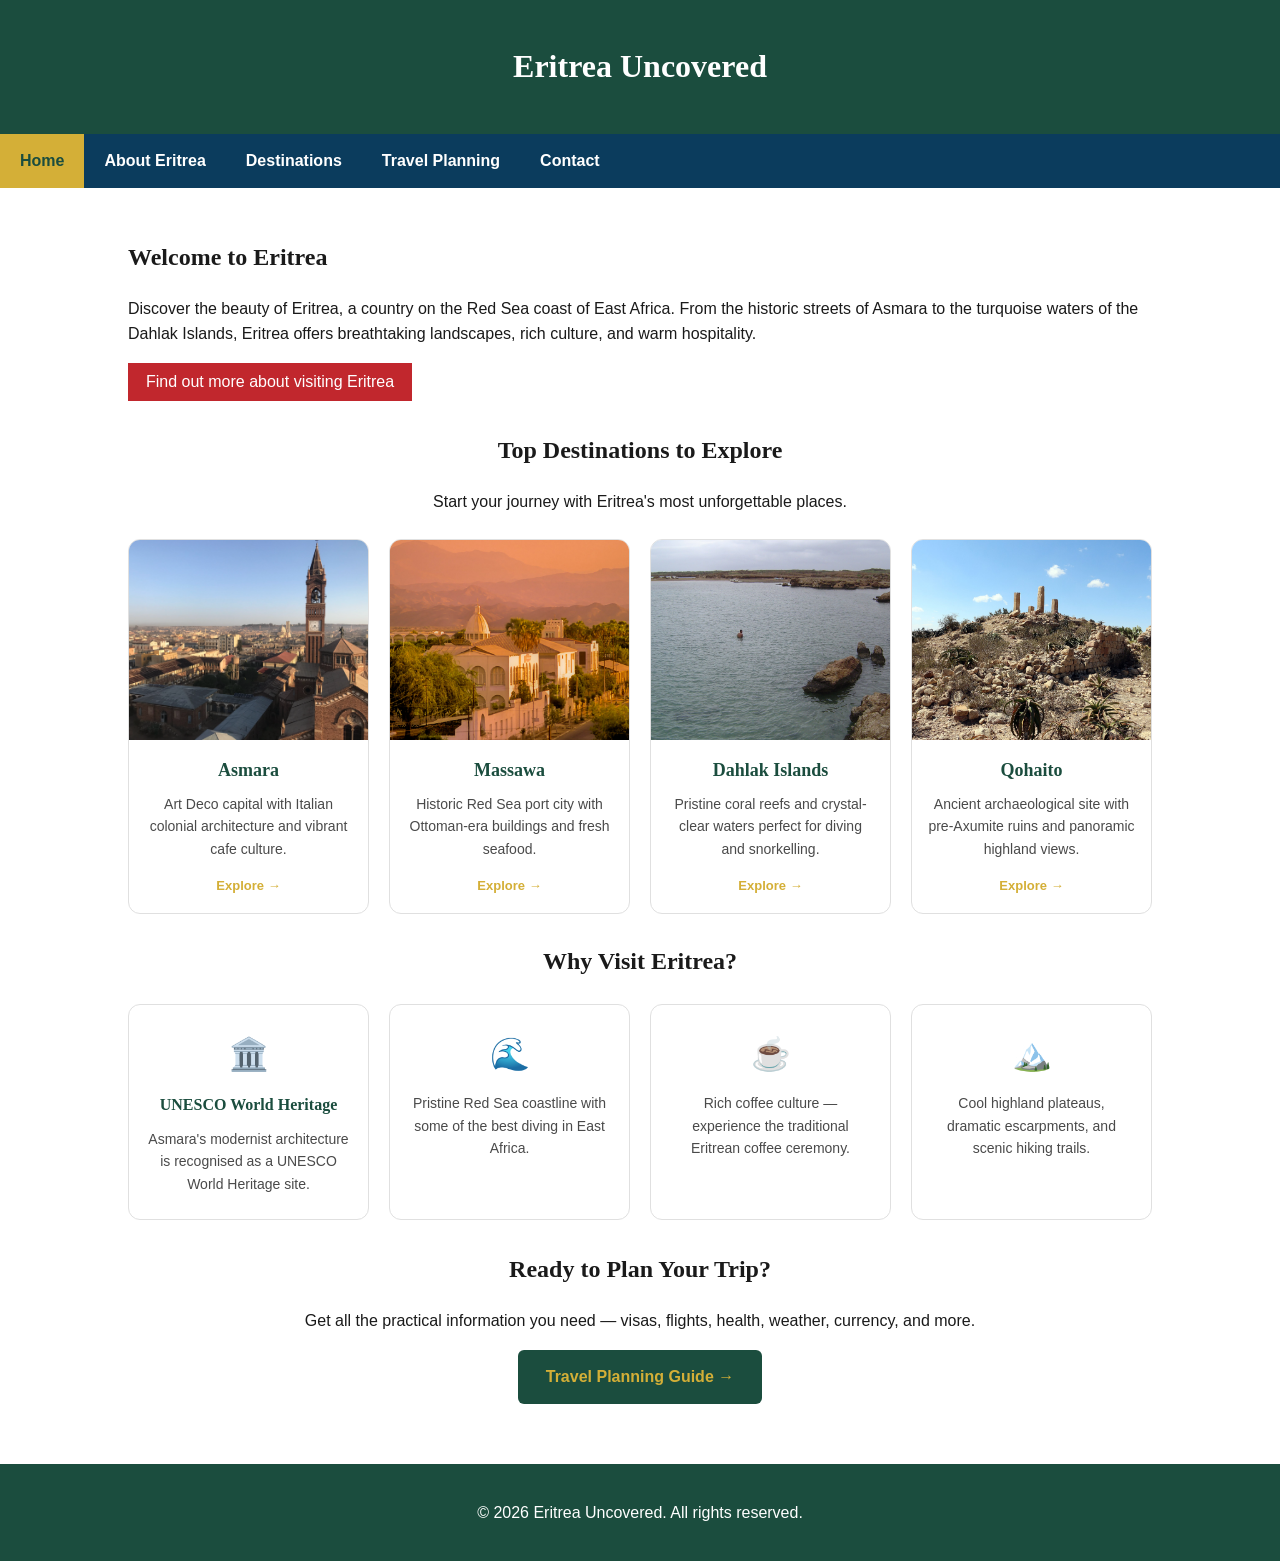
<file: index.html>
<!DOCTYPE html>
<html lang="en">
<head>
  <meta charset="UTF-8">
  <meta name="viewport" content="width=device-width, initial-scale=1.0">
  <title>Home | Eritrea Uncovered</title>
  <link rel="stylesheet" href="css/style.css">
</head>
<body>
  <header>
    <h1>Eritrea Uncovered</h1>
  </header>
  <nav>
    <ul>
      <li><a href="index.html">Home</a></li>
      <li><a href="about.html">About Eritrea</a></li>
      <li><a href="destinations.html">Destinations</a></li>

      <li><a href="travel-planning.html">Travel Planning</a></li>
      <li><a href="contact.html">Contact</a></li>
    </ul>
  </nav>
  <main>
    <section id="welcome">
      <h2>Welcome to Eritrea</h2>
      <p>Discover the beauty of Eritrea, a country on the Red Sea coast of East Africa. From the historic streets of Asmara to the turquoise waters of the Dahlak Islands, Eritrea offers breathtaking landscapes, rich culture, and warm hospitality.</p>
      <button onclick="showMessage()">Find out more about visiting Eritrea</button>
      <p id="message"></p>
    </section>

    <!-- Featured destinations preview -->
    <section id="featured-destinations">
      <h2>Top Destinations to Explore</h2>
      <p>Start your journey with Eritrea's most unforgettable places.</p>
      <div class="featured-grid">
        <article class="featured-card" onclick="location.href='destinations.html'">
          <img src="images/asmara.jpg" alt="Asmara" loading="lazy">
          <div class="featured-info">
            <h3>Asmara</h3>
            <p>Art Deco capital with Italian colonial architecture and vibrant cafe culture.</p>
            <span class="featured-link">Explore &rarr;</span>
          </div>
        </article>
        <article class="featured-card" onclick="location.href='destinations.html'">
          <img src="images/massawa.jpg" alt="Massawa" loading="lazy">
          <div class="featured-info">
            <h3>Massawa</h3>
            <p>Historic Red Sea port city with Ottoman-era buildings and fresh seafood.</p>
            <span class="featured-link">Explore &rarr;</span>
          </div>
        </article>
        <article class="featured-card" onclick="location.href='destinations.html'">
          <img src="images/dahlak.jpg" alt="Dahlak Islands" loading="lazy">
          <div class="featured-info">
            <h3>Dahlak Islands</h3>
            <p>Pristine coral reefs and crystal-clear waters perfect for diving and snorkelling.</p>
            <span class="featured-link">Explore &rarr;</span>
          </div>
        </article>
        <article class="featured-card" onclick="location.href='destinations.html'">
          <img src="images/qohaito.jpg" alt="Qohaito" loading="lazy">
          <div class="featured-info">
            <h3>Qohaito</h3>
            <p>Ancient archaeological site with pre-Axumite ruins and panoramic highland views.</p>
            <span class="featured-link">Explore &rarr;</span>
          </div>
        </article>
      </div>
    </section>

    <!-- Why visit / key highlights -->
    <section id="why-visit">
      <h2>Why Visit Eritrea?</h2>
      <div class="highlights-grid">
        <div class="highlight-item">
          <span class="highlight-icon">🏛️</span>
          <h3>UNESCO World Heritage</h3>
          <p>Asmara's modernist architecture is recognised as a UNESCO World Heritage site.</p>
        </div>
        <div class="highlight-item">
          <span class="highlight-icon">🌊</span>
          <p>Pristine Red Sea coastline with some of the best diving in East Africa.</p>
        </div>
        <div class="highlight-item">
          <span class="highlight-icon">☕</span>
          <p>Rich coffee culture — experience the traditional Eritrean coffee ceremony.</p>
        </div>
        <div class="highlight-item">
          <span class="highlight-icon">🏔️</span>
          <p>Cool highland plateaus, dramatic escarpments, and scenic hiking trails.</p>
        </div>
      </div>
    </section>

    <!-- Call to action -->
    <section id="plan-trip">
      <h2>Ready to Plan Your Trip?</h2>
      <p>Get all the practical information you need — visas, flights, health, weather, currency, and more.</p>
      <a href="travel-planning.html" class="cta-button">Travel Planning Guide &rarr;</a>
    </section>
  </main>
  <footer>
    <p>&copy; 2026 Eritrea Uncovered. All rights reserved.</p>
  </footer>
  <script src="js/script.js"></script>
</body>
</html>
</file>
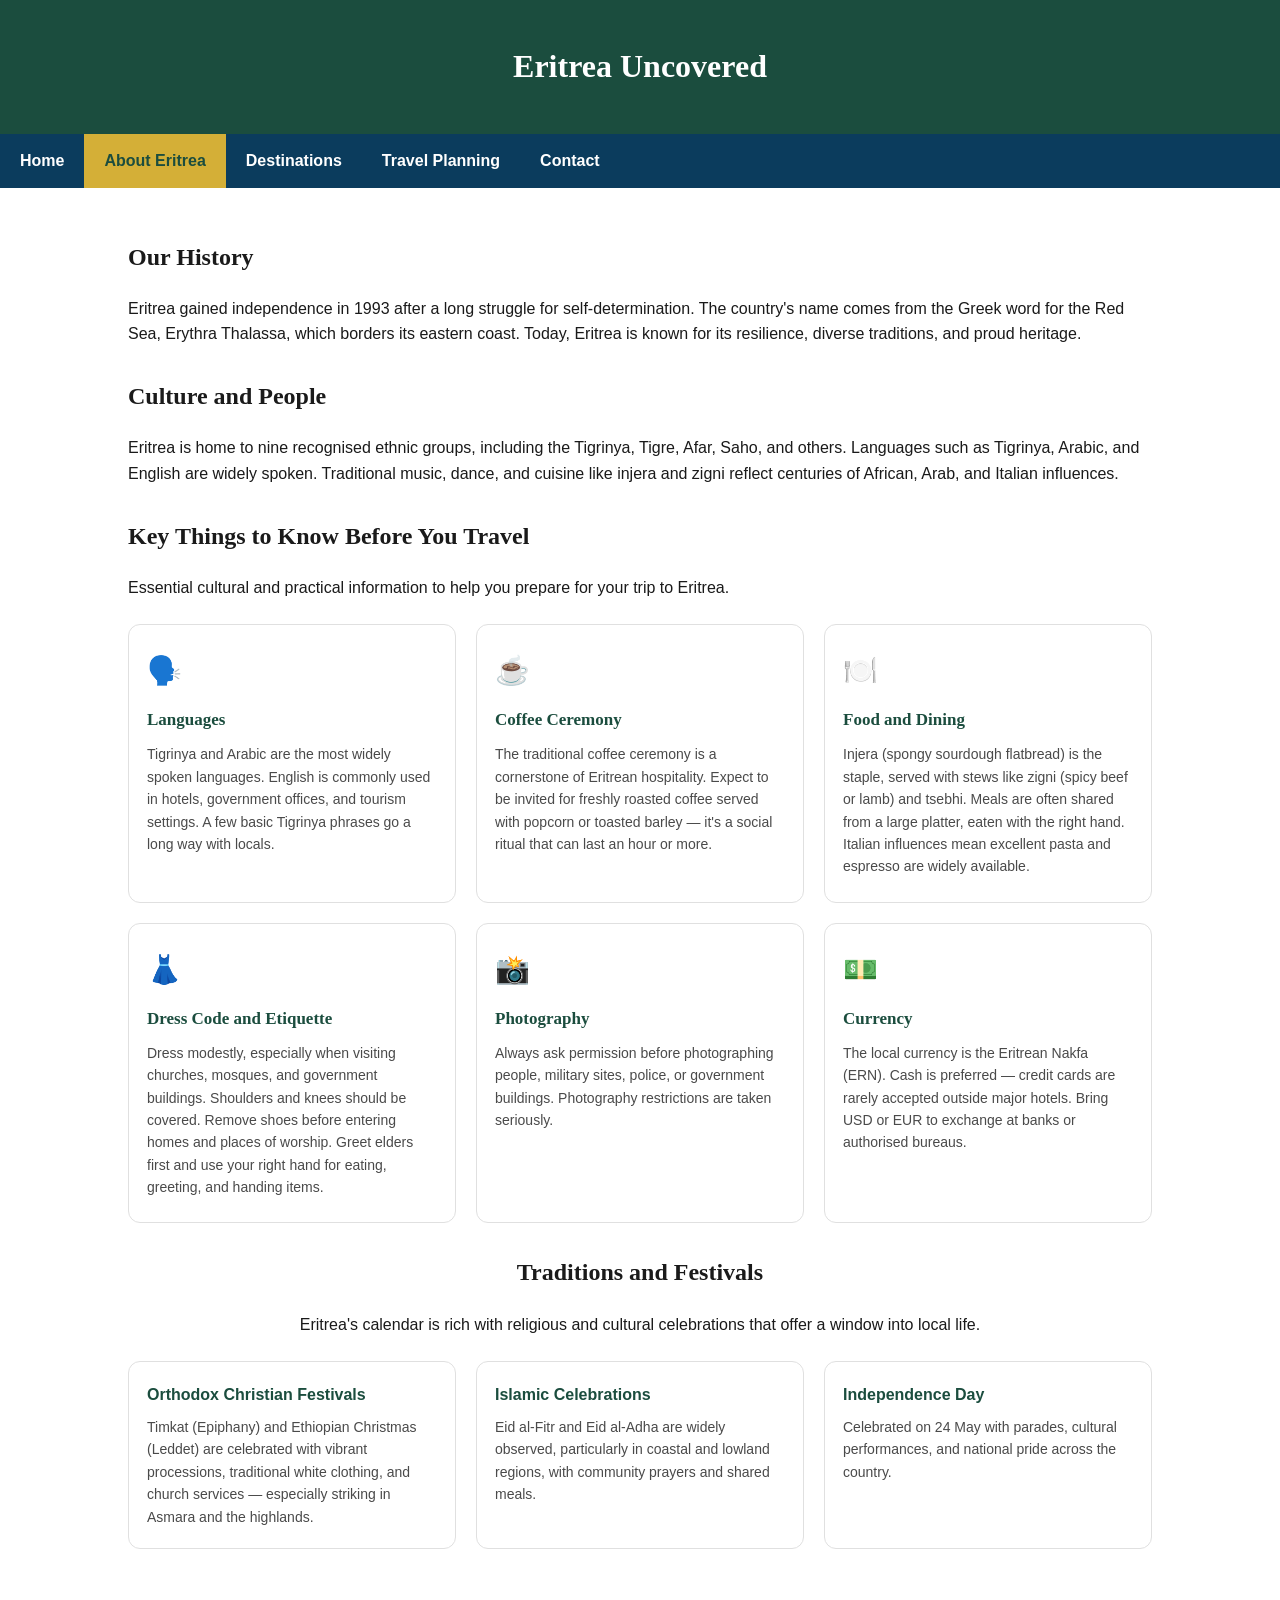
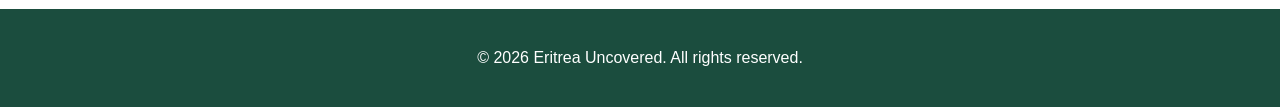
<file: about.html>
<!DOCTYPE html>
<html lang="en">
<head>
  <meta charset="UTF-8">
  <meta name="viewport" content="width=device-width, initial-scale=1.0">
  <title>About Eritrea | Eritrea Uncovered</title>
  <link rel="stylesheet" href="css/style.css">
</head>
<body>
  <header>
    <h1>Eritrea Uncovered</h1>
  </header>
  <nav>
    <ul>
      <li><a href="index.html">Home</a></li>
      <li><a href="about.html">About Eritrea</a></li>
      <li><a href="destinations.html">Destinations</a></li>
      <li><a href="travel-planning.html">Travel Planning</a></li>
      <li><a href="contact.html">Contact</a></li>
    </ul>
  </nav>
  <main>
    <section id="history">
      <h2>Our History</h2>
      <p>Eritrea gained independence in 1993 after a long struggle for self-determination. The country's name comes from the Greek word for the Red Sea, Erythra Thalassa, which borders its eastern coast. Today, Eritrea is known for its resilience, diverse traditions, and proud heritage.</p>
    </section>
    <section id="culture">
      <h2>Culture and People</h2>
      <p>Eritrea is home to nine recognised ethnic groups, including the Tigrinya, Tigre, Afar, Saho, and others. Languages such as Tigrinya, Arabic, and English are widely spoken. Traditional music, dance, and cuisine like injera and zigni reflect centuries of African, Arab, and Italian influences.</p>
    </section>
    <section id="key-things">
      <h2>Key Things to Know Before You Travel</h2>
      <p>Essential cultural and practical information to help you prepare for your trip to Eritrea.</p>
      <div class="info-grid">
        <div class="info-card">
          <span class="info-icon">🗣️</span>
          <h3>Languages</h3>
          <p>Tigrinya and Arabic are the most widely spoken languages. English is commonly used in hotels, government offices, and tourism settings. A few basic Tigrinya phrases go a long way with locals.</p>
        </div>
        <div class="info-card">
          <span class="info-icon">☕</span>
          <h3>Coffee Ceremony</h3>
          <p>The traditional coffee ceremony is a cornerstone of Eritrean hospitality. Expect to be invited for freshly roasted coffee served with popcorn or toasted barley — it's a social ritual that can last an hour or more.</p>
        </div>
        <div class="info-card">
          <span class="info-icon">🍽️</span>
          <h3>Food and Dining</h3>
          <p>Injera (spongy sourdough flatbread) is the staple, served with stews like zigni (spicy beef or lamb) and tsebhi. Meals are often shared from a large platter, eaten with the right hand. Italian influences mean excellent pasta and espresso are widely available.</p>
        </div>
        <div class="info-card">
          <span class="info-icon">👗</span>
          <h3>Dress Code and Etiquette</h3>
          <p>Dress modestly, especially when visiting churches, mosques, and government buildings. Shoulders and knees should be covered. Remove shoes before entering homes and places of worship. Greet elders first and use your right hand for eating, greeting, and handing items.</p>
        </div>
        <div class="info-card">
          <span class="info-icon">📸</span>
          <h3>Photography</h3>
          <p>Always ask permission before photographing people, military sites, police, or government buildings. Photography restrictions are taken seriously.</p>
        </div>
        <div class="info-card">
          <span class="info-icon">💵</span>
          <h3>Currency</h3>
          <p>The local currency is the Eritrean Nakfa (ERN). Cash is preferred — credit cards are rarely accepted outside major hotels. Bring USD or EUR to exchange at banks or authorised bureaus.</p>
        </div>
      </div>
    </section>
    <section id="traditions">
      <h2>Traditions and Festivals</h2>
      <p>Eritrea's calendar is rich with religious and cultural celebrations that offer a window into local life.</p>
      <div class="festival-list">
        <div class="festival-item">
          <h4>Orthodox Christian Festivals</h4>
          <p>Timkat (Epiphany) and Ethiopian Christmas (Leddet) are celebrated with vibrant processions, traditional white clothing, and church services — especially striking in Asmara and the highlands.</p>
        </div>
        <div class="festival-item">
          <h4>Islamic Celebrations</h4>
          <p>Eid al-Fitr and Eid al-Adha are widely observed, particularly in coastal and lowland regions, with community prayers and shared meals.</p>
        </div>
        <div class="festival-item">
          <h4>Independence Day</h4>
          <p>Celebrated on 24 May with parades, cultural performances, and national pride across the country.</p>
        </div>
      </div>
    </section>
  </main>
  <footer>
    <p>&copy; 2026 Eritrea Uncovered. All rights reserved.</p>
  </footer>
  <script src="js/script.js"></script>
</body>
</html>
</file>
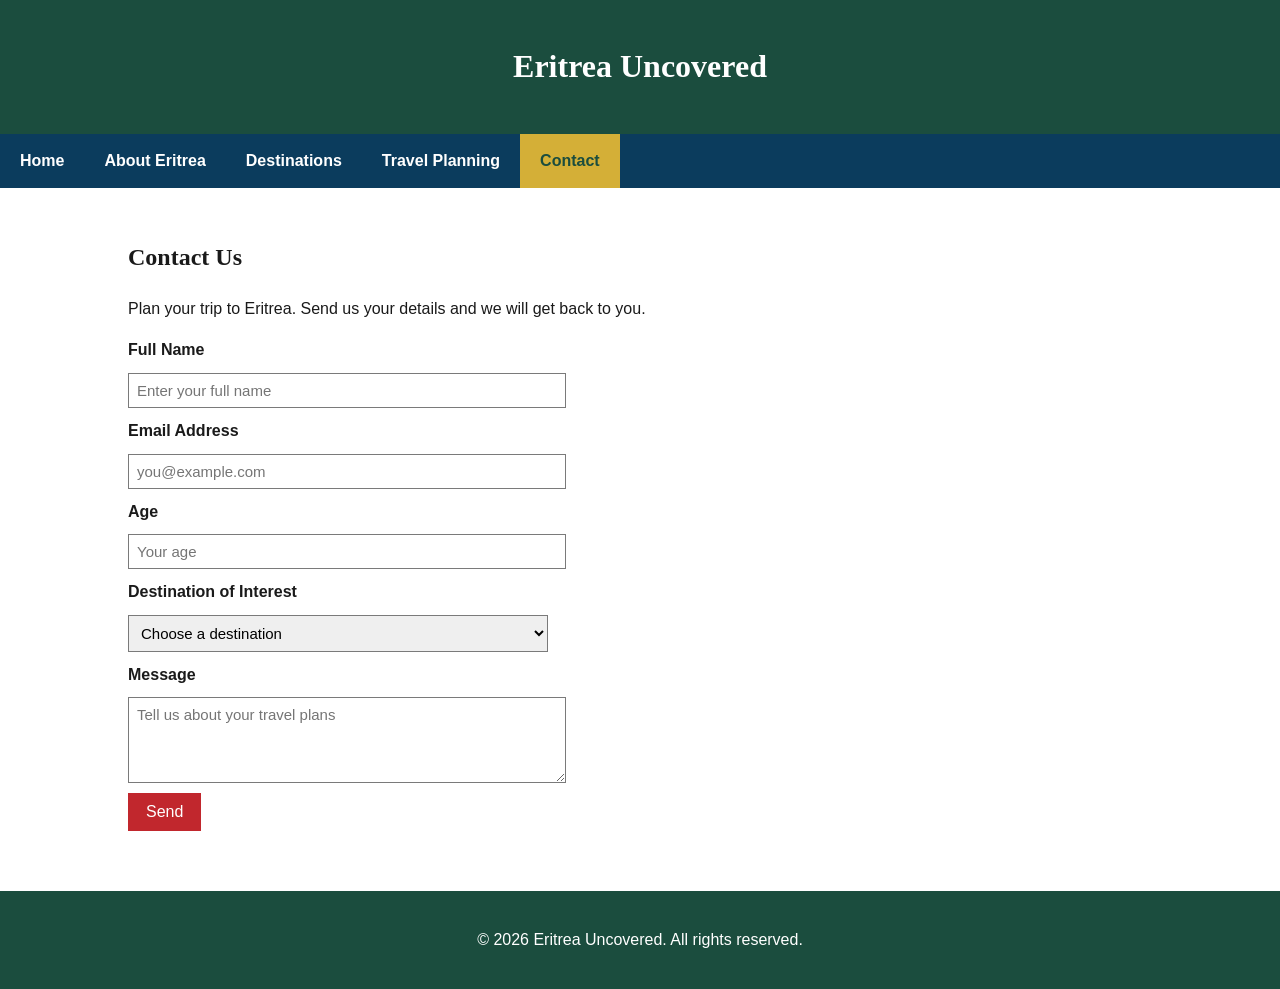
<file: contact.html>
<!DOCTYPE html>
<html lang="en">
<head>
  <meta charset="UTF-8">
  <meta name="viewport" content="width=device-width, initial-scale=1.0">
  <title>Contact | Eritrea Uncovered</title>
  <link rel="stylesheet" href="css/style.css">
</head>
<body>
  <header>
    <h1>Eritrea Uncovered</h1>
  </header>
  <nav>
    <ul>
      <li><a href="index.html">Home</a></li>
      <li><a href="about.html">About Eritrea</a></li>
      <li><a href="destinations.html">Destinations</a></li>

      <li><a href="travel-planning.html">Travel Planning</a></li>
      <li><a href="contact.html">Contact</a></li>
    </ul>
  </nav>
  <main>
    <section id="contact">
      <h2>Contact Us</h2>
      <p>Plan your trip to Eritrea. Send us your details and we will get back to you.</p>
      <form id="contactForm" onsubmit="return validateForm()">
        <label for="name">Full Name</label>
        <input type="text" id="name" name="name" placeholder="Enter your full name">

        <label for="email">Email Address</label>
        <input type="email" id="email" name="email" placeholder="you@example.com">

        <label for="age">Age</label>
        <input type="number" id="age" name="age" min="1" max="120" placeholder="Your age">

        <label for="destination">Destination of Interest</label>
        <select id="destination" name="destination">
          <option value="">Choose a destination</option>
          <option value="asmara">Asmara</option>
          <option value="massawa">Massawa</option>
          <option value="dahlak">Dahlak Islands</option>
          <option value="qohaito">Qohaito</option>
          <option value="filfil">Filfil and Selam</option>
        </select>

        <label for="message">Message</label>
        <textarea id="message" name="message" rows="4" placeholder="Tell us about your travel plans"></textarea>

        <button type="submit">Send</button>
      </form>
      <p id="formError"></p>
    </section>
  </main>
  <footer>
    <p>&copy; 2026 Eritrea Uncovered. All rights reserved.</p>
  </footer>
  <script src="js/script.js"></script>
</body>
</html>
</file>
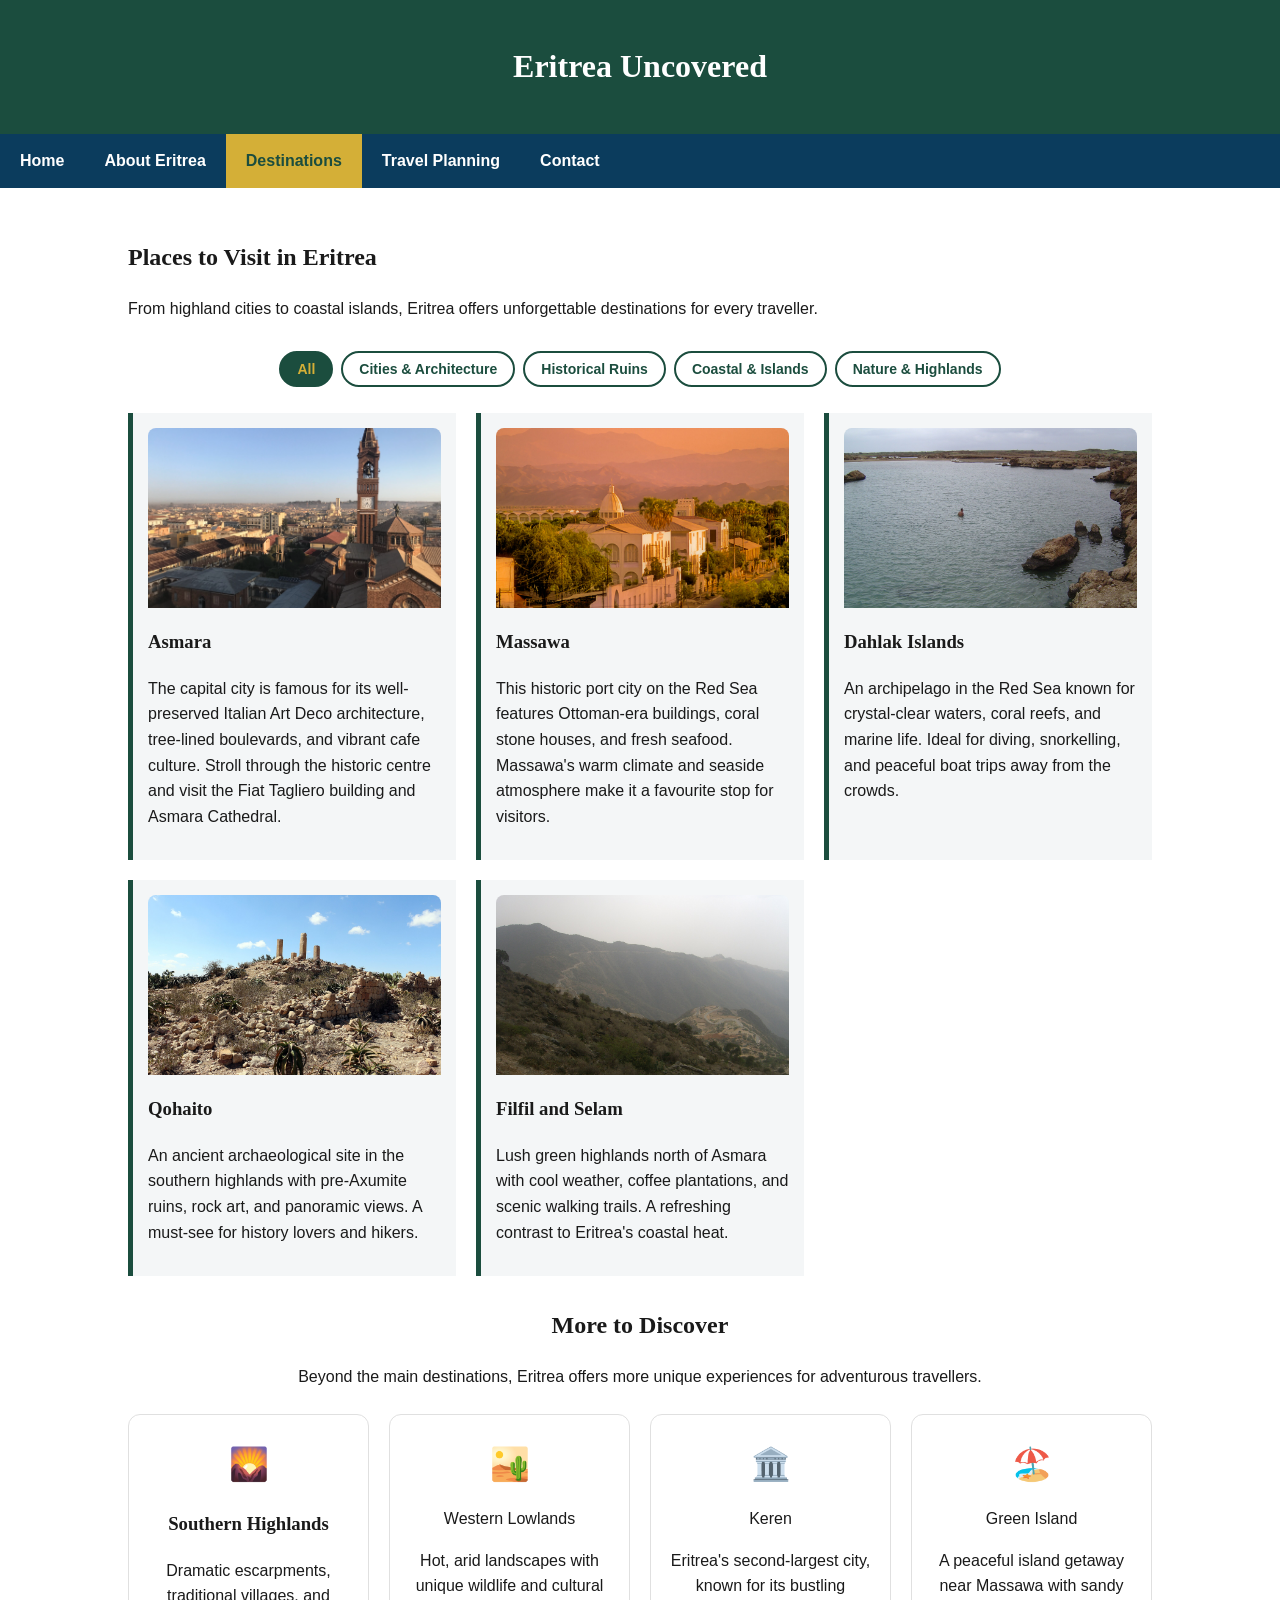
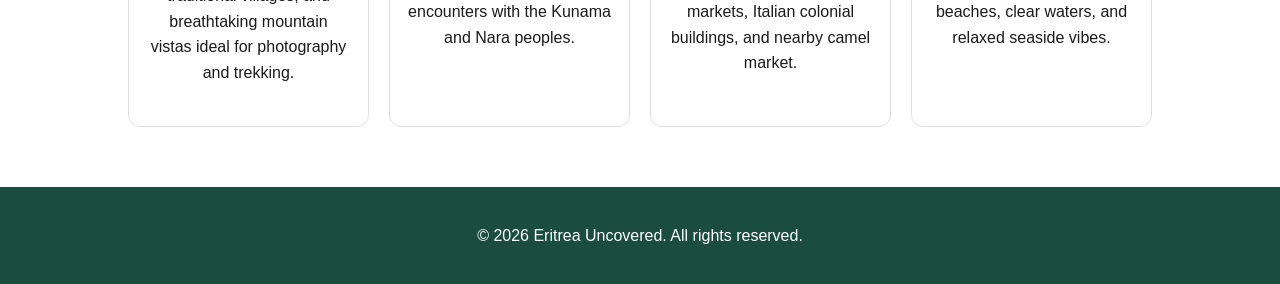
<file: destinations.html>
<!DOCTYPE html>
<html lang="en">
<head>
  <meta charset="UTF-8">
  <meta name="viewport" content="width=device-width, initial-scale=1.0">
  <title>Destinations | Eritrea Uncovered</title>
  <link rel="stylesheet" href="css/style.css">
</head>
<body>
  <header>
    <h1>Eritrea Uncovered</h1>
  </header>
  <nav>
    <ul>
      <li><a href="index.html">Home</a></li>
      <li><a href="about.html">About Eritrea</a></li>
      <li><a href="destinations.html" class="active">Destinations</a></li>

      <li><a href="travel-planning.html">Travel Planning</a></li>
      <li><a href="contact.html">Contact</a></li>
    </ul>
  </nav>
  <main>
    <section id="destinations-intro">
      <h2>Places to Visit in Eritrea</h2>
      <p>From highland cities to coastal islands, Eritrea offers unforgettable destinations for every traveller.</p>
    </section>

    <!-- Category filter buttons -->
    <div class="filter-buttons" id="filter-buttons">
      <button class="filter-btn active" data-category="all">All</button>
      <button class="filter-btn" data-category="cities">Cities &amp; Architecture</button>
      <button class="filter-btn" data-category="ruins">Historical Ruins</button>
      <button class="filter-btn" data-category="coastal">Coastal &amp; Islands</button>
      <button class="filter-btn" data-category="nature">Nature &amp; Highlands</button>
    </div>

    <section id="destination-list">
      <div class="destination" data-category="cities" data-destination="asmara">
        <img src="images/asmara.jpg" alt="Asmara" loading="lazy" class="dest-image">
        <h3>Asmara</h3>
        <p>The capital city is famous for its well-preserved Italian Art Deco architecture, tree-lined boulevards, and vibrant cafe culture. Stroll through the historic centre and visit the Fiat Tagliero building and Asmara Cathedral.</p>
      </div>
      <div class="destination" data-category="coastal" data-destination="massawa">
        <img src="images/massawa.jpg" alt="Massawa" loading="lazy" class="dest-image">
        <h3>Massawa</h3>
        <p>This historic port city on the Red Sea features Ottoman-era buildings, coral stone houses, and fresh seafood. Massawa's warm climate and seaside atmosphere make it a favourite stop for visitors.</p>
      </div>
      <div class="destination" data-category="coastal" data-destination="dahlak">
        <img src="images/dahlak.jpg" alt="Dahlak Islands" loading="lazy" class="dest-image">
        <h3>Dahlak Islands</h3>
        <p>An archipelago in the Red Sea known for crystal-clear waters, coral reefs, and marine life. Ideal for diving, snorkelling, and peaceful boat trips away from the crowds.</p>
      </div>
      <div class="destination" data-category="ruins" data-destination="qohaito">
        <img src="images/qohaito.jpg" alt="Qohaito" loading="lazy" class="dest-image">
        <h3>Qohaito</h3>
        <p>An ancient archaeological site in the southern highlands with pre-Axumite ruins, rock art, and panoramic views. A must-see for history lovers and hikers.</p>
      </div>
      <div class="destination" data-category="nature" data-destination="filfil">
        <img src="images/filfil.jpg" alt="Filfil and Selam" loading="lazy" class="dest-image">
        <h3>Filfil and Selam</h3>
        <p>Lush green highlands north of Asmara with cool weather, coffee plantations, and scenic walking trails. A refreshing contrast to Eritrea's coastal heat.</p>
      </div>
    </section>

    <!-- Additional destination highlights -->
    <section id="destination-highlights">
      <h2>More to Discover</h2>
      <p>Beyond the main destinations, Eritrea offers more unique experiences for adventurous travellers.</p>
      <div class="highlights-grid">
        <div class="highlight-card">
          <span class="highlight-icon">🌄</span>
          <h3>Southern Highlands</h3>
          <p>Dramatic escarpments, traditional villages, and breathtaking mountain vistas ideal for photography and trekking.</p>
        </div>
        <div class="highlight-card">
          <span class="highlight-icon">🏜️</span>
          <p>Western Lowlands</p>
          <p>Hot, arid landscapes with unique wildlife and cultural encounters with the Kunama and Nara peoples.</p>
        </div>
        <div class="highlight-card">
          <span class="highlight-icon">🏛️</span>
          <p>Keren</p>
          <p>Eritrea's second-largest city, known for its bustling markets, Italian colonial buildings, and nearby camel market.</p>
        </div>
        <div class="highlight-card">
          <span class="highlight-icon">🏖️</span>
          <p>Green Island</p>
          <p>A peaceful island getaway near Massawa with sandy beaches, clear waters, and relaxed seaside vibes.</p>
        </div>
      </div>
    </section>

    <!-- Destination details modal -->
    <div class="destination-modal" id="destination-modal" role="dialog" aria-modal="true" aria-label="Destination details">
      <button class="destination-modal-close" id="destination-modal-close" aria-label="Close">&#215;</button>
      <div class="destination-modal-content">
        <h2 class="destination-modal-title" id="destination-modal-title"></h2>
        <p class="destination-modal-summary" id="destination-modal-summary"></p>
        <div class="destination-modal-body" id="destination-modal-body"></div>
      </div>
    </div>
  </main>
  <footer>
    <p>&copy; 2026 Eritrea Uncovered. All rights reserved.</p>
  </footer>
  <script src="js/script.js"></script>
</body>
</html>
</file>
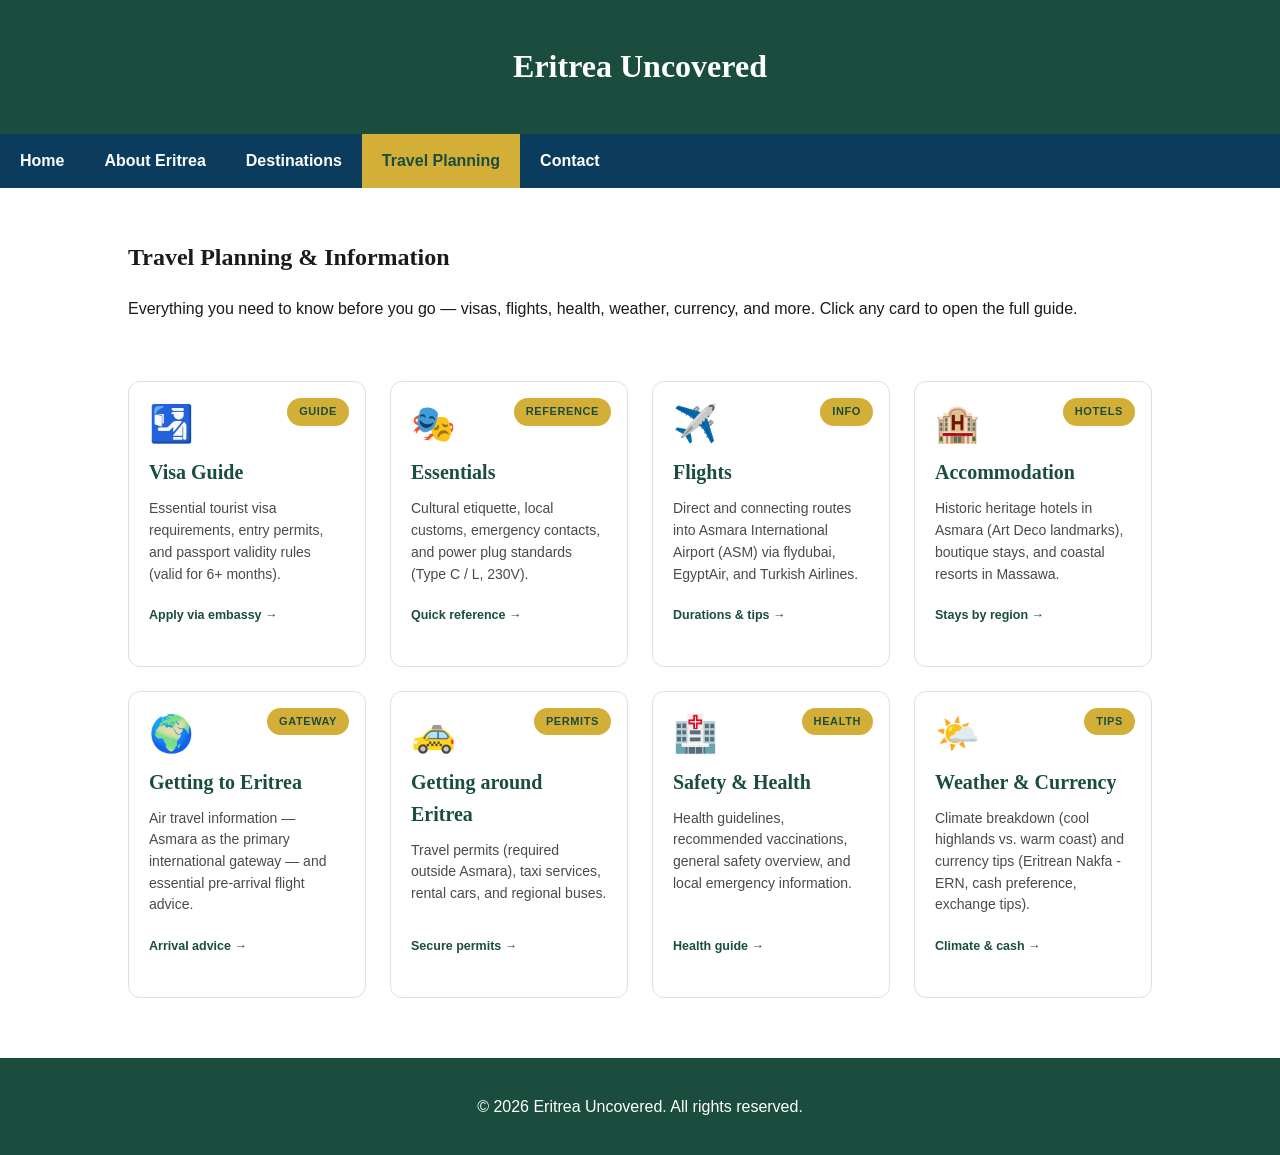
<file: travel-planning.html>
<!DOCTYPE html>
<html lang="en">
<head>
  <meta charset="UTF-8">
  <meta name="viewport" content="width=device-width, initial-scale=1.0">
  <title>Travel Planning | Eritrea Uncovered</title>
  <link rel="stylesheet" href="css/style.css">
</head>
<body>
  <header>
    <h1>Eritrea Uncovered</h1>
  </header>
  <nav>
    <ul>
      <li><a href="index.html">Home</a></li>
      <li><a href="about.html">About Eritrea</a></li>
      <li><a href="destinations.html">Destinations</a></li>

      <li><a href="travel-planning.html" class="active">Travel Planning</a></li>
      <li><a href="contact.html">Contact</a></li>
    </ul>
  </nav>
  <main>
    <section id="travel-intro">
      <h2>Travel Planning &amp; Information</h2>
      <p>Everything you need to know before you go — visas, flights, health, weather, currency, and more. Click any card to open the full guide.</p>
    </section>

    <div class="travel-grid">
      <article class="travel-card" data-topic="visa">
        <span class="card-icon">🛂</span>
        <span class="card-badge">Guide</span>
        <h3 class="card-title">Visa Guide</h3>
        <p class="card-snippet">Essential tourist visa requirements, entry permits, and passport validity rules (valid for 6+ months).</p>
        <p class="card-action">Apply via embassy &rarr;</p>
      </article>

      <article class="travel-card" data-topic="essentials">
        <span class="card-icon">🎭</span>
        <span class="card-badge">Reference</span>
        <h3 class="card-title">Essentials</h3>
        <p class="card-snippet">Cultural etiquette, local customs, emergency contacts, and power plug standards (Type C / L, 230V).</p>
        <p class="card-action">Quick reference &rarr;</p>
      </article>

      <article class="travel-card" data-topic="flights">
        <span class="card-icon">✈️</span>
        <span class="card-badge">Info</span>
        <h3 class="card-title">Flights</h3>
        <p class="card-snippet">Direct and connecting routes into Asmara International Airport (ASM) via flydubai, EgyptAir, and Turkish Airlines.</p>
        <p class="card-action">Durations &amp; tips &rarr;</p>
      </article>

      <article class="travel-card" data-topic="accommodation">
        <span class="card-icon">🏨</span>
        <span class="card-badge">Hotels</span>
        <h3 class="card-title">Accommodation</h3>
        <p class="card-snippet">Historic heritage hotels in Asmara (Art Deco landmarks), boutique stays, and coastal resorts in Massawa.</p>
        <p class="card-action">Stays by region &rarr;</p>
      </article>

      <article class="travel-card" data-topic="getting-to">
        <span class="card-icon">🌍</span>
        <span class="card-badge">Gateway</span>
        <h3 class="card-title">Getting to Eritrea</h3>
        <p class="card-snippet">Air travel information — Asmara as the primary international gateway — and essential pre-arrival flight advice.</p>
        <p class="card-action">Arrival advice &rarr;</p>
      </article>

      <article class="travel-card" data-topic="getting-around">
        <span class="card-icon">🚕</span>
        <span class="card-badge">Permits</span>
        <h3 class="card-title">Getting around Eritrea</h3>
        <p class="card-snippet">Travel permits (required outside Asmara), taxi services, rental cars, and regional buses.</p>
        <p class="card-action">Secure permits &rarr;</p>
      </article>

      <article class="travel-card" data-topic="safety">
        <span class="card-icon">🏥</span>
        <span class="card-badge">Health</span>
        <h3 class="card-title">Safety &amp; Health</h3>
        <p class="card-snippet">Health guidelines, recommended vaccinations, general safety overview, and local emergency information.</p>
        <p class="card-action">Health guide &rarr;</p>
      </article>

      <article class="travel-card" data-topic="weather">
        <span class="card-icon">🌤️</span>
        <span class="card-badge">Tips</span>
        <h3 class="card-title">Weather &amp; Currency</h3>
        <p class="card-snippet">Climate breakdown (cool highlands vs. warm coast) and currency tips (Eritrean Nakfa - ERN, cash preference, exchange tips).</p>
        <p class="card-action">Climate &amp; cash &rarr;</p>
      </article>
    </div>
  </main>

  <!-- Travel information modal -->
  <div class="travel-modal" id="travel-modal" role="dialog" aria-modal="true" aria-label="Travel guide details">
    <button class="travel-modal-close" id="travel-modal-close" aria-label="Close">&#215;</button>
    <div class="travel-modal-content">
      <h2 class="travel-modal-title" id="travel-modal-title"></h2>
      <p class="travel-modal-summary" id="travel-modal-summary"></p>
      <div class="travel-modal-body" id="travel-modal-body"></div>
    </div>
  </div>

  <footer>
    <p>&copy; 2026 Eritrea Uncovered. All rights reserved.</p>
  </footer>
  <script src="js/script.js"></script>
</body>
</html>
</file>
<file: css/style.css>
/* style.css: ONE external stylesheet linked to every page */

body {
  font-family: Arial, Helvetica, sans-serif;
  margin: 0;
  color: #1A1A1A;
  background-color: #FFFFFF;
  line-height: 1.6;
}

/* Grouping selector: one rule for the heading elements */
h1, h2, h3 {
  font-family: Georgia, "Times New Roman", serif;
}

header, footer {
  background-color: #1B4D3E;
  color: #FFFFFF;
  padding: 20px;
  text-align: center;
}

main {
  width: 80%;
  margin: 20px auto;
  padding: 10px;
}

section {
  margin-bottom: 30px;
}

footer {
  clear: both;
}

/* Navigation bar built from a list */
nav ul {
  list-style-type: none;
  margin: 0;
  padding: 0;
  overflow: hidden;
  background-color: #0B3C5D;
}

nav li {
  float: left;
}

/* Descendant selector: links inside nav list items */
nav li a {
  display: block;
  padding: 14px 20px;
  color: #FFFFFF;
  text-decoration: none;
  font-weight: bold;
}

/* Hover effect on the nav bar links */
nav li a:hover {
  background-color: #D4AF37;
  color: #1A1A1A;
}

/* Layout and content styling */
button {
  background-color: #C1272D;
  color: #FFFFFF;
  border: none;
  padding: 10px 18px;
  font-size: 16px;
  cursor: pointer;
}

button:hover {
  background-color: #D4AF37;
  color: #1A1A1A;
}

.destination {
  float: left;
  width: 45%;
  margin: 0 2% 20px 0;
  padding: 15px;
  background-color: #F4F6F7;
  border-left: 5px solid #1B4D3E;
  box-sizing: border-box;
}

#gallery img {
  margin: 8px;
  border: 3px solid #0B3C5D;
  border-radius: 4px;
}

/* Form layout: each label and box on its own line */
label, input, select, textarea {
  display: block;
  margin-bottom: 10px;
}

input, select, textarea {
  width: 90%;
  max-width: 420px;
  padding: 8px;
  border: 1px solid #7A7A7A;
  font-family: inherit;
  font-size: 15px;
}

label {
  font-weight: bold;
}

#formError {
  color: #B00020;
  font-weight: bold;
}

/* ================================================================
   1. ACTIVE NAVIGATION
   Highlights the link for the current page (emerald + gold theme)
   ================================================================ */
nav li a.active {
  background-color: #D4AF37; /* gold */
  color: #1B4D3E;            /* emerald */
}

/* ================================================================
   2. GALLERY GRID & LIGHTBOX
   ================================================================ */
#gallery {
  display: grid;
  grid-template-columns: repeat(auto-fit, minmax(220px, 1fr));
  gap: 16px;
  align-items: start;
}
#gallery figure {
  margin: 0;
  cursor: pointer;
  border: 3px solid #0B3C5D;
  border-radius: 6px;
  overflow: hidden;
  background: #FFFFFF;
  transition: transform 0.25s ease, box-shadow 0.25s ease, border-color 0.25s ease;
}
#gallery figure:hover {
  transform: translateY(-4px);
  box-shadow: 0 8px 24px rgba(27, 77, 62, 0.18);
  border-color: #1B4D3E;
}
#gallery img {
  width: 100%;
  height: 170px;
  object-fit: cover;
  display: block;
  margin: 0;
}
#gallery figcaption {
  padding: 10px 12px;
  font-size: 14px;
  color: #1A1A1A;
}

/* Lightbox overlay */
.lightbox {
  position: fixed;
  inset: 0;
  z-index: 1000;
  background: rgba(10, 10, 10, 0.94);
  display: none;
  align-items: center;
  justify-content: center;
  padding: 30px;
  box-sizing: border-box;
  animation: fadeIn 0.28s ease;
}
@keyframes fadeIn {
  from { opacity: 0; }
  to   { opacity: 1; }
}
.lightbox.open {
  display: flex;
}
.lightbox-inner {
  position: relative;
  max-width: 90vw;
  max-height: 88vh;
  display: flex;
  flex-direction: column;
  align-items: center;
}
.lightbox-img {
  max-width: 100%;
  max-height: 72vh;
  object-fit: contain;
  border-radius: 4px;
  display: block;
}
.lightbox-caption {
  margin-top: 14px;
  font-size: 20px;
  font-weight: bold;
  color: #FFFFFF;
  text-align: center;
}
.lightbox-credit {
  margin-top: 6px;
  font-size: 14px;
  color: #D4AF37; /* gold */
  text-align: center;
}
.lightbox-close {
  position: absolute;
  top: 24px;
  right: 36px;
  width: 44px;
  height: 44px;
  background: #D4AF37; /* gold */
  color: #1B4D3E;      /* emerald */
  border: none;
  border-radius: 50%;
  font-size: 26px;
  font-weight: bold;
  line-height: 1;
  cursor: pointer;
  z-index: 1100;
  display: flex;
  align-items: center;
  justify-content: center;
  transition: transform 0.2s ease, background 0.2s ease;
}
.lightbox-close:hover {
  transform: rotate(90deg);
  background: #1B4D3E;
  color: #D4AF37;
}
.lightbox-prev,
.lightbox-next {
  position: absolute;
  top: 50%;
  transform: translateY(-50%);
  width: 0; height: 0;
  border-style: solid;
  background: transparent;
  border: none;
  cursor: pointer;
  z-index: 1050;
  opacity: 0.7;
  transition: opacity 0.2s ease;
}
.lightbox-prev:hover, .lightbox-next:hover { opacity: 1; }
.lightbox-prev {
  left: 40px;
  border-width: 20px 28px 20px 0;
  border-color: transparent #FFFFFF transparent transparent;
}
.lightbox-next {
  right: 40px;
  border-width: 20px 0 20px 28px;
  border-color: transparent transparent transparent #FFFFFF;
}
.lightbox:not(.open) .lightbox-prev,
.lightbox:not(.open) .lightbox-next { display: none; }

/* ================================================================
   3. DESTINATION FILTER BUTTONS
   ================================================================ */
.filter-buttons {
  display: flex;
  flex-wrap: wrap;
  gap: 8px;
  justify-content: center;
  margin: 10px 0 26px 0;
}
.filter-btn {
  background: #FFFFFF;
  color: #1B4D3E;
  border: 2px solid #1B4D3E;
  padding: 8px 16px;
  font-size: 14px;
  font-weight: bold;
  border-radius: 20px;
  cursor: pointer;
  transition: all 0.22s ease;
}
.filter-btn:hover {
  background: #1B4D3E;
  color: #D4AF37;
}
.filter-btn.active {
  background: #1B4D3E;
  color: #D4AF37;
}

/* Destination cards: fade + layout */
#destination-list {
  display: grid;
  grid-template-columns: repeat(auto-fit, minmax(260px, 1fr));
  gap: 20px;
}
#destination-list .destination {
  float: none;
  width: auto;
  margin: 0;
  opacity: 1;
  transition: opacity 0.3s ease, transform 0.25s ease;
}
#destination-list .destination.hidden {
  display: none !important;
}
#destination-list .destination:not(.hidden):hover {
  transform: translateY(-4px);
}

/* ================================================================
   4. BUTTON & CARD POLISH (emerald + gold)
   ================================================================ */
button {
  transition: background 0.22s ease, color 0.22s ease, transform 0.15s ease;
}
button:active {
  transform: scale(0.97);
}
.destination {
  transition: transform 0.25s ease, box-shadow 0.25s ease;
}

/* Responsive tweaks */
@media (max-width: 600px) {
  .lightbox { padding: 14px; }
  .lightbox-caption { font-size: 16px; }
  .lightbox-close { top: 14px; right: 16px; width: 36px; height: 36px; font-size: 22px; }
  .lightbox-prev { left: 14px; border-width: 16px 22px 16px 0; }
  .lightbox-next { right: 14px; border-width: 16px 0 16px 22px; }
  nav li { float: none; display: inline-block; }
}

/* ================================================================
   5. HOME PAGE - FEATURED DESTINATIONS & HIGHLIGHTS
   ================================================================ */
#featured-destinations,
#why-visit,
#plan-trip {
  text-align: center;
}
.featured-grid {
  display: grid;
  grid-template-columns: repeat(4, 1fr);
  gap: 20px;
  margin-top: 24px;
}
.featured-card {
  background: #FFFFFF;
  border: 1px solid #E0E0E0;
  border-radius: 12px;
  overflow: hidden;
  cursor: pointer;
  transition: transform 0.3s ease, box-shadow 0.3s ease, border-color 0.3s ease;
  display: flex;
  flex-direction: column;
  height: 100%;
}
.featured-card:hover {
  transform: translateY(-6px);
  box-shadow: 0 12px 36px rgba(27, 77, 62, 0.14);
  border-color: #1B4D3E;
}
.featured-card img {
  width: 100%;
  height: 200px;
  object-fit: cover;
  display: block;
}
.featured-info {
  padding: 16px;
  flex-grow: 1;
  display: flex;
  flex-direction: column;
}
.featured-info h3 {
  font-size: 18px;
  color: #1B4D3E;
  margin: 0 0 8px 0;
}
.featured-info p {
  font-size: 14px;
  color: #4A4A4A;
  margin: 0 0 14px 0;
  flex-grow: 1;
}
.featured-link {
  font-size: 13px;
  color: #D4AF37;
  font-weight: bold;
  text-decoration: none;
}
.featured-link:hover {
  text-decoration: underline;
}

/* Why visit highlights */
.highlights-grid {
  display: grid;
  grid-template-columns: repeat(4, 1fr);
  gap: 20px;
  margin-top: 24px;
}
.highlight-item {
  background: #FFFFFF;
  border: 1px solid #E0E0E0;
  border-radius: 12px;
  padding: 24px 18px;
  text-align: center;
  transition: transform 0.3s ease, box-shadow 0.3s ease, border-color 0.3s ease;
}
.highlight-item:hover {
  transform: translateY(-6px);
  box-shadow: 0 12px 36px rgba(27, 77, 62, 0.14);
  border-color: #1B4D3E;
}
.highlight-icon {
  font-size: 32px;
  margin-bottom: 12px;
  display: block;
}
.highlight-item h3 {
  font-size: 16px;
  color: #1B4D3E;
  margin: 0 0 10px 0;
}
.highlight-item p {
  font-size: 14px;
  color: #4A4A4A;
  margin: 0;
}

/* CTA button */
.cta-button {
  display: inline-block;
  background: #1B4D3E;
  color: #D4AF37;
  padding: 14px 28px;
  border-radius: 6px;
  text-decoration: none;
  font-weight: bold;
  font-size: 16px;
  transition: background 0.22s ease, color 0.22s ease, transform 0.15s ease;
}
.cta-button:hover {
  background: #D4AF37;
  color: #1B4D3E;
  transform: scale(1.02);
}

/* ================================================================
   6. ABOUT PAGE - KEY TRAVEL INFO & TRADITIONS
   ================================================================ */
#key-travel-info,
#traditions {
  text-align: center;
}
.info-grid {
  display: grid;
  grid-template-columns: repeat(3, 1fr);
  gap: 20px;
  margin-top: 24px;
}
.info-card {
  background: #FFFFFF;
  border: 1px solid #E0E0E0;
  border-radius: 12px;
  padding: 24px 18px;
  text-align: left;
  transition: transform 0.3s ease, box-shadow 0.3s ease, border-color 0.3s ease;
}
.info-card:hover {
  transform: translateY(-6px);
  box-shadow: 0 12px 36px rgba(27, 77, 62, 0.14);
  border-color: #1B4D3E;
}
.info-icon {
  font-size: 28px;
  margin-bottom: 12px;
  display: block;
}
.info-card h3 {
  font-size: 17px;
  color: #1B4D3E;
  margin: 0 0 10px 0;
}
.info-card p {
  font-size: 14px;
  color: #4A4A4A;
  margin: 0;
  line-height: 1.6;
}

/* Traditions / festival list */
.festival-list {
  display: grid;
  grid-template-columns: repeat(3, 1fr);
  gap: 20px;
  margin-top: 24px;
}
.festival-item {
  background: #FFFFFF;
  border: 1px solid #E0E0E0;
  border-radius: 12px;
  padding: 20px 18px;
  text-align: left;
  transition: transform 0.3s ease, box-shadow 0.3s ease, border-color 0.3s ease;
}
.festival-item:hover {
  transform: translateY(-6px);
  box-shadow: 0 12px 36px rgba(27, 77, 62, 0.14);
  border-color: #1B4D3E;
}
.festival-item h4 {
  font-size: 16px;
  color: #1B4D3E;
  margin: 0 0 8px 0;
}
.festival-item p {
  font-size: 14px;
  color: #4A4A4A;
  margin: 0;
  line-height: 1.6;
}

/* ================================================================
   7. DESTINATIONS PAGE - IMAGE CARDS & HIGHLIGHTS
   ================================================================ */
.dest-image {
  width: 100%;
  height: 180px;
  object-fit: cover;
  display: block;
  border-radius: 8px 8px 0 0;
}
#destination-highlights {
  text-align: center;
}
#destination-highlights .highlights-grid {
  display: grid;
  grid-template-columns: repeat(4, 1fr);
  gap: 20px;
  margin-top: 24px;
}
#destination-highlights .highlight-card {
  background: #FFFFFF;
  border: 1px solid #E0E0E0;
  border-radius: 12px;
  padding: 24px 18px;
  text-align: center;
  transition: transform 0.3s ease, box-shadow 0.3s ease, border-color 0.3s ease;
}
#destination-highlights .highlight-card:hover {
  transform: translateY(-6px);
  box-shadow: 0 12px 36px rgba(27, 77, 62, 0.14);
  border-color: #1B4D3E;
}

/* ================================================================
   8. GALLERY PAGE - PHOTO CREDITS
   ================================================================ */
.credits-list {
  list-style: none;
  padding: 0;
  margin-top: 16px;
  display: grid;
  gap: 10px;
}
.credits-list li {
  background: #F4F6F7;
  padding: 12px 16px;
  border-radius: 8px;
  border-left: 4px solid #1B4D3E;
  font-size: 14px;
  color: #4A4A4A;
}
.credits-list li strong {
  color: #1B4D3E;
}
.credits-list li a {
  color: #D4AF37;
  text-decoration: none;
}
.credits-list li a:hover {
  text-decoration: underline;
}

/* Responsive tweaks for new sections */
@media (max-width: 1024px) {
  .featured-grid,
  .highlights-grid,
  .info-grid,
  .festival-list,
  #destination-highlights .highlights-grid {
    grid-template-columns: repeat(2, 1fr);
  }
}
@media (max-width: 600px) {
  .featured-grid,
  .highlights-grid,
  .info-grid,
  .festival-list,
  #destination-highlights .highlights-grid {
    grid-template-columns: 1fr;
  }
}

/* ================================================================
   5. TRAVEL PLANNING GRID & MODALS
   Deep emerald + rich gold theme
   ================================================================ */
.travel-grid {
  display: grid;
  grid-template-columns: repeat(4, 1fr);
  gap: 24px;
  padding: 30px 0;
}
.travel-card {
  background: #FFFFFF;
  border: 1px solid #E0E0E0;
  border-radius: 12px;
  padding: 24px 20px 28px;
  cursor: pointer;
  transition: transform 0.3s ease, box-shadow 0.3s ease, border-color 0.3s ease;
  display: flex;
  flex-direction: column;
  position: relative;
}
.travel-card:hover {
  transform: translateY(-8px);
  box-shadow: 0 14px 40px rgba(27, 77, 62, 0.16);
  border-color: #1B4D3E;
}
.card-icon {
  font-size: 36px;
  line-height: 1;
  margin-bottom: 14px;
  display: inline-block;
}
.card-badge {
  position: absolute;
  top: 16px;
  right: 16px;
  background: #D4AF37;
  color: #1B4D3E;
  padding: 5px 12px;
  border-radius: 20px;
  font-size: 11px;
  font-weight: bold;
  text-transform: uppercase;
  letter-spacing: 0.6px;
}
.card-title {
  font-size: 20px;
  color: #1B4D3E;
  margin: 0 0 10px 0;
  font-weight: bold;
}
.card-snippet {
  font-size: 14px;
  color: #4A4A4A;
  line-height: 1.55;
  margin: 0 0 20px 0;
  flex-grow: 1;
}
.card-action {
  font-size: 12.5px;
  color: #1B4D3E;
  font-weight: bold;
  margin-top: auto;
}
.travel-modal {
  position: fixed;
  inset: 0;
  z-index: 2000;
  background: rgba(10, 10, 10, 0.88);
  display: none;
  align-items: center;
  justify-content: center;
  padding: 40px;
  box-sizing: border-box;
  animation: fadeIn 0.3s ease;
}
.travel-modal.open {
  display: flex;
}
.travel-modal-content {
  background: #FFFFFF;
  border-radius: 16px;
  max-width: 720px;
  width: 100%;
  max-height: 88vh;
  overflow-y: auto;
  position: relative;
  padding: 40px;
  box-shadow: 0 24px 64px rgba(27, 77, 62, 0.3);
}
.travel-modal-close {
  position: absolute;
  top: 20px;
  right: 24px;
  background: #D4AF37;
  color: #1B4D3E;
  border: none;
  width: 42px;
  height: 42px;
  border-radius: 50%;
  font-size: 24px;
  font-weight: bold;
  line-height: 1;
  cursor: pointer;
  z-index: 2010;
  display: flex;
  align-items: center;
  justify-content: center;
  transition: transform 0.2s ease, background 0.2s ease;
}
.travel-modal-close:hover {
  transform: rotate(90deg);
  background: #1B4D3E;
  color: #D4AF37;
}
.travel-modal-title {
  font-size: 28px;
  color: #1B4D3E;
  margin: 0 0 12px 0;
}
.travel-modal-summary {
  font-size: 16px;
  color: #4A4A4A;
  line-height: 1.6;
  margin: 0 0 26px 0;
  border-left: 4px solid #1B4D3E;
  padding-left: 16px;
  background: #F4F6F7;
  padding: 14px 18px;
  border-radius: 0 8px 8px 0;
}
.accordion-item {
  border: 1px solid #E0E0E0;
  border-radius: 8px;
  margin-bottom: 10px;
  overflow: hidden;
}
.accordion-header {
  background: #F4F6F7;
  padding: 14px 18px;
  cursor: pointer;
  font-weight: bold;
  color: #1B4D3E;
  display: flex;
  justify-content: space-between;
  align-items: center;
  transition: background 0.2s ease;
}
.accordion-header:hover {
  background: #E8F0EC;
}
.accordion-content {
  padding: 0 18px;
  max-height: 0;
  overflow: hidden;
  transition: max-height 0.3s ease;
}
.accordion-content.open {
  max-height: 600px;
  padding: 16px 18px 20px;
}
.accordion-arrow {
  font-size: 14px;
  transition: transform 0.2s ease;
}
@media (max-width: 1024px) {
  .travel-grid { grid-template-columns: repeat(2, 1fr); }
}
@media (max-width: 600px) {
  .travel-grid { grid-template-columns: 1fr; }
  .travel-modal { padding: 20px 16px; }
  .travel-modal-content { padding: 28px 22px; }
}

/* ================================================================
   9. DESTINATION DETAILS MODAL
   ================================================================ */
.destination-modal {
  position: fixed;
  inset: 0;
  z-index: 2000;
  background: rgba(10, 10, 10, 0.88);
  display: none;
  align-items: center;
  justify-content: center;
  padding: 40px;
  box-sizing: border-box;
  animation: fadeIn 0.3s ease;
}
.destination-modal.open {
  display: flex;
}
.destination-modal-content {
  background: #FFFFFF;
  border-radius: 16px;
  max-width: 720px;
  width: 100%;
  max-height: 88vh;
  overflow-y: auto;
  position: relative;
  padding: 40px;
  box-shadow: 0 24px 64px rgba(27, 77, 62, 0.3);
}
.destination-modal-close {
  position: absolute;
  top: 20px;
  right: 24px;
  background: #D4AF37;
  color: #1B4D3E;
  border: none;
  width: 42px;
  height: 42px;
  border-radius: 50%;
  font-size: 24px;
  font-weight: bold;
  line-height: 1;
  cursor: pointer;
  z-index: 2010;
  display: flex;
  align-items: center;
  justify-content: center;
  transition: transform 0.2s ease, background 0.2s ease;
}
.destination-modal-close:hover {
  transform: rotate(90deg);
  background: #1B4D3E;
  color: #D4AF37;
}
.destination-modal-title {
  font-size: 28px;
  color: #1B4D3E;
  margin: 0 0 12px 0;
}
.destination-modal-summary {
  font-size: 16px;
  color: #4A4A4A;
  line-height: 1.6;
  margin: 0 0 26px 0;
  border-left: 4px solid #1B4D3E;
  padding-left: 16px;
  background: #F4F6F7;
  padding: 14px 18px;
  border-radius: 0 8px 8px 0;
}
.destination-item {
  border: 1px solid #E0E0E0;
  border-radius: 8px;
  padding: 14px 18px;
  margin-bottom: 12px;
  background: #FFFFFF;
  transition: transform 0.2s ease, box-shadow 0.2s ease, border-color 0.2s ease;
}
.destination-item:hover {
  transform: translateY(-2px);
  box-shadow: 0 6px 18px rgba(27, 77, 62, 0.1);
  border-color: #1B4D3E;
}
.destination-item-type {
  font-size: 11px;
  text-transform: uppercase;
  letter-spacing: 0.6px;
  color: #D4AF37;
  font-weight: bold;
  display: block;
  margin-bottom: 4px;
}
.destination-item strong {
  display: block;
  font-size: 16px;
  color: #1B4D3E;
  margin-bottom: 6px;
}
.destination-item p {
  font-size: 14px;
  color: #4A4A4A;
  margin: 0;
  line-height: 1.55;
}

/* Make destination cards look clickable */
#destination-list .destination {
  cursor: pointer;
  transition: transform 0.25s ease, box-shadow 0.25s ease, border-color 0.25s ease;
}
#destination-list .destination:hover {
  transform: translateY(-4px);
  box-shadow: 0 8px 24px rgba(27, 77, 62, 0.18);
  border-color: #1B4D3E;
}

/* ================================================================
   10. SITEMAP PAGE
   ================================================================ */
.sitemap-diagram {
  display: flex;
  flex-direction: column;
  align-items: center;
  gap: 30px;
  margin: 30px 0;
}
.sitemap-level {
  display: flex;
  justify-content: center;
  gap: 40px;
  flex-wrap: wrap;
}
.sitemap-box {
  border: 2px solid #1B4D3E;
  border-radius: 8px;
  padding: 16px 20px;
  text-align: center;
  background: #FFFFFF;
  min-width: 180px;
  box-shadow: 0 4px 12px rgba(27, 77, 62, 0.1);
}
.sitemap-box.home { border-color: #D4AF37; background: #FDF6E3; }
.sitemap-box span {
  display: block;
  margin-top: 6px;
  font-weight: bold;
  color: #1B4D3E;
  font-size: 14px;
}
.sitemap-box.home span { color: #B8860B; }
.sitemap-legend {
  background: #F4F6F7;
  border-left: 4px solid #1B4D3E;
  padding: 20px;
  margin-top: 30px;
  border-radius: 0 8px 8px 0;
}
.sitemap-legend h3 {
  color: #1B4D3E;
  margin-top: 0;
}
.sitemap-legend ul {
  margin: 10px 0 0 0;
  padding-left: 20px;
}

/* ================================================================
   11. WIREFRAME PAGE
   ================================================================ */
.wireframe-grid {
  display: grid;
  grid-template-columns: repeat(auto-fit, minmax(300px, 1fr));
  gap: 24px;
  margin: 30px 0;
}
.wireframe-card {
  border: 1px solid #E0E0E0;
  border-radius: 8px;
  padding: 20px;
  background: #FFFFFF;
}
.wireframe-card h3 {
  color: #1B4D3E;
  margin-top: 0;
  border-bottom: 2px solid #D4AF37;
  padding-bottom: 8px;
}
.wireframe-box {
  border: 1px solid #CCC;
  border-radius: 6px;
  padding: 16px;
  background: #F9F9F9;
  font-family: monospace;
  font-size: 13px;
  line-height: 1.6;
}
.wf-header { background: #1B4D3E; color: #FFF; padding: 8px; border-radius: 4px 4px 0 0; margin: -16px -16px 12px -16px; }
.wf-nav { background: #FFF; border: 1px solid #CCC; padding: 8px; border-radius: 4px; margin-bottom: 12px; font-size: 12px; }
.wf-section { background: #FFF; border: 1px dashed #999; padding: 10px; border-radius: 4px; margin-bottom: 8px; }
.wf-modal { background: #FDF6E3; border: 1px solid #D4AF37; padding: 10px; border-radius: 4px; }
.wireframe-notes {
  background: #F4F6F7;
  border-left: 4px solid #1B4D3E;
  padding: 20px;
  margin-top: 30px;
  border-radius: 0 8px 8px 0;
}
.wireframe-notes h3 { color: #1B4D3E; margin-top: 0; }
.wireframe-notes ul { margin: 10px 0 0 0; padding-left: 20px; }

/* ================================================================
   12. SHORT NOTE PAGE
   ================================================================ */
.note-content {
  font-size: 18px;
  line-height: 1.8;
  color: #4A4A4A;
  background: #F4F6F7;
  padding: 24px;
  border-radius: 8px;
  border-left: 4px solid #1B4D3E;
  margin: 20px 0;
}
.note-word-count {
  font-size: 14px;
  color: #888;
  margin-top: 16px;
  font-style: italic;
}
</file>
